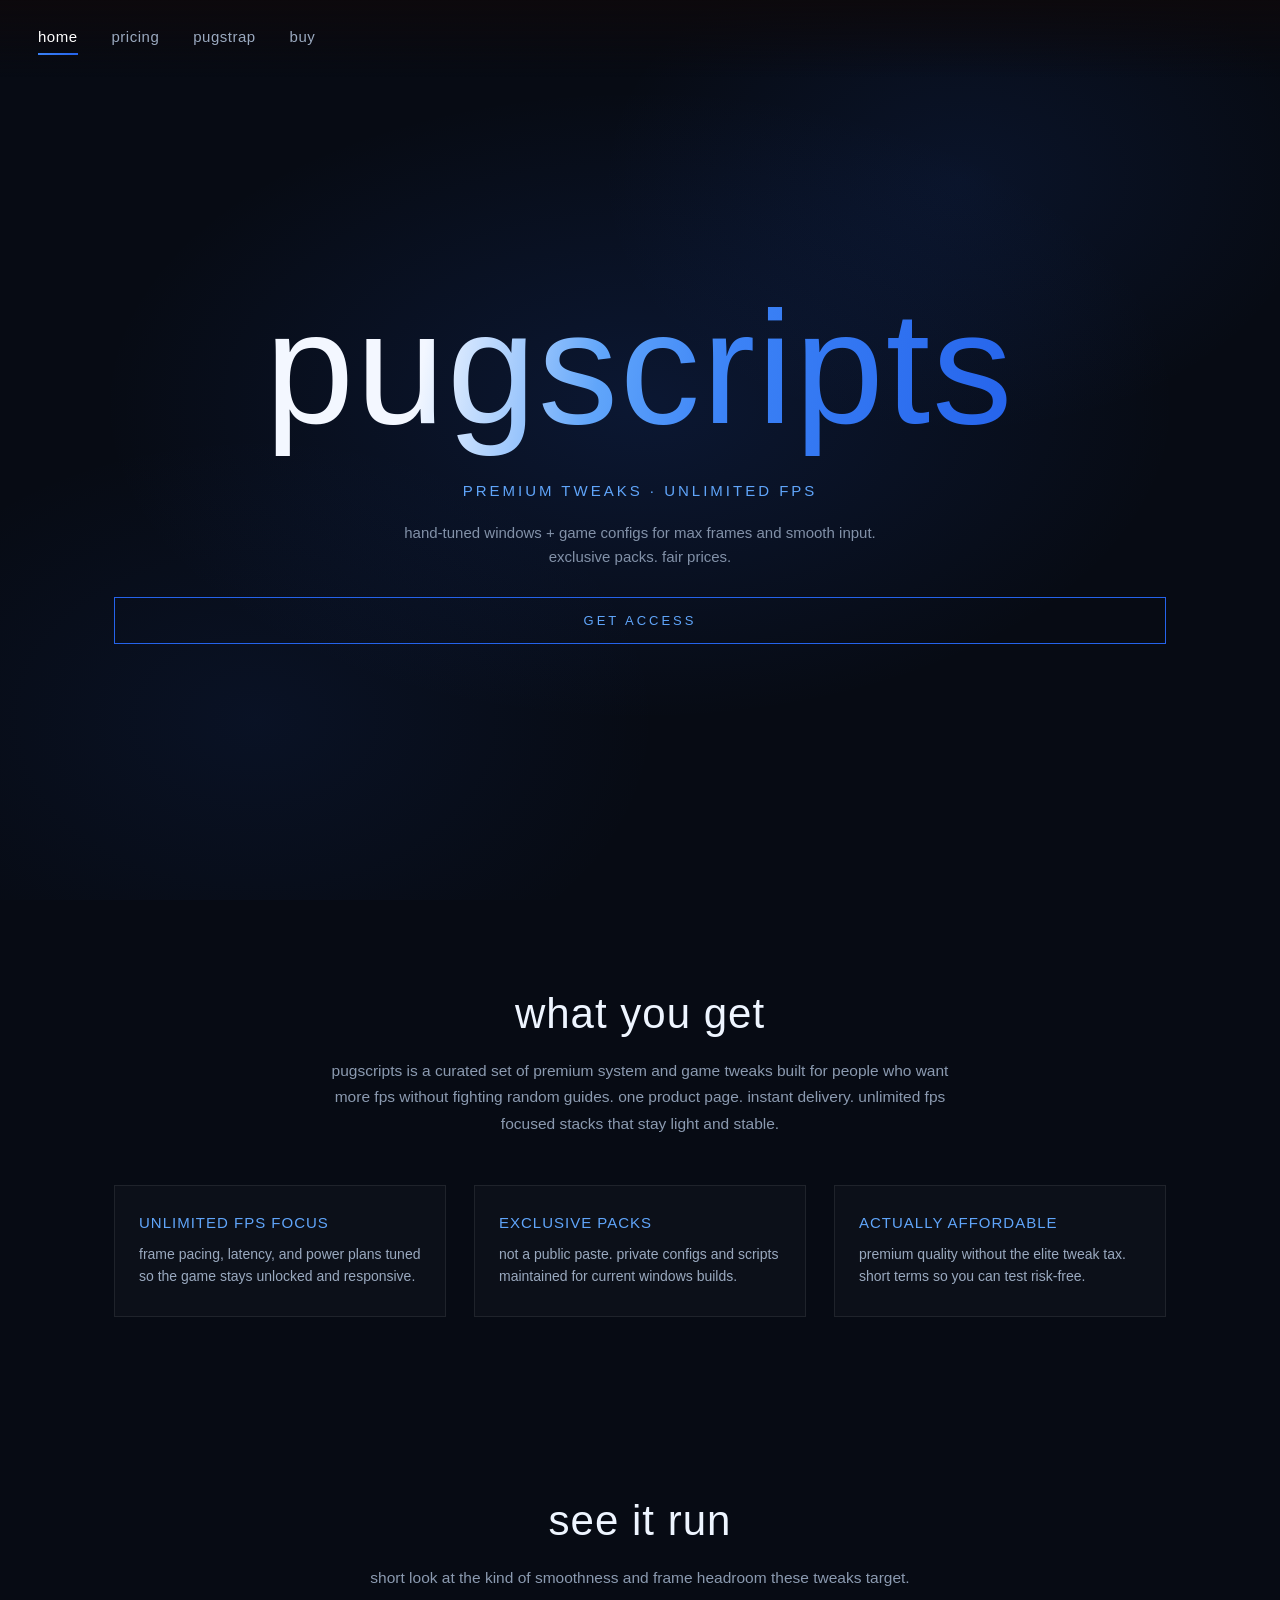
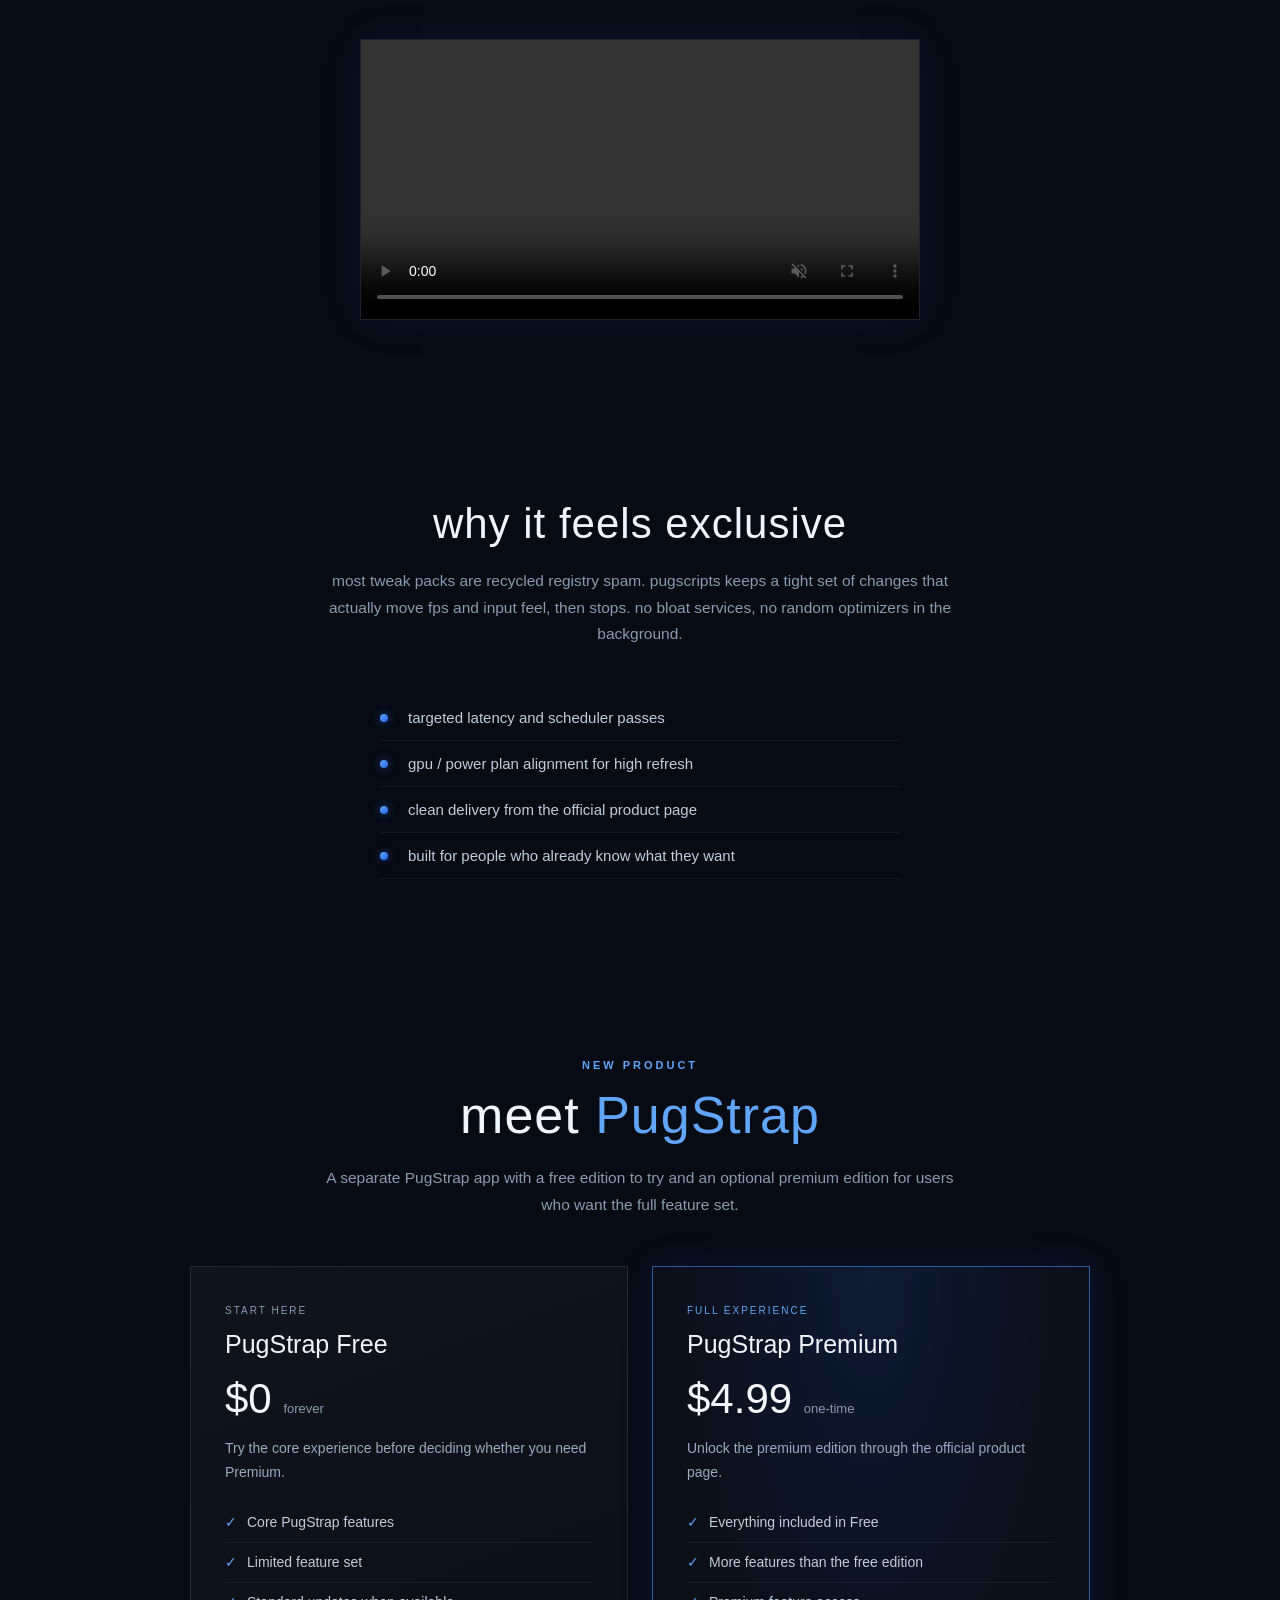
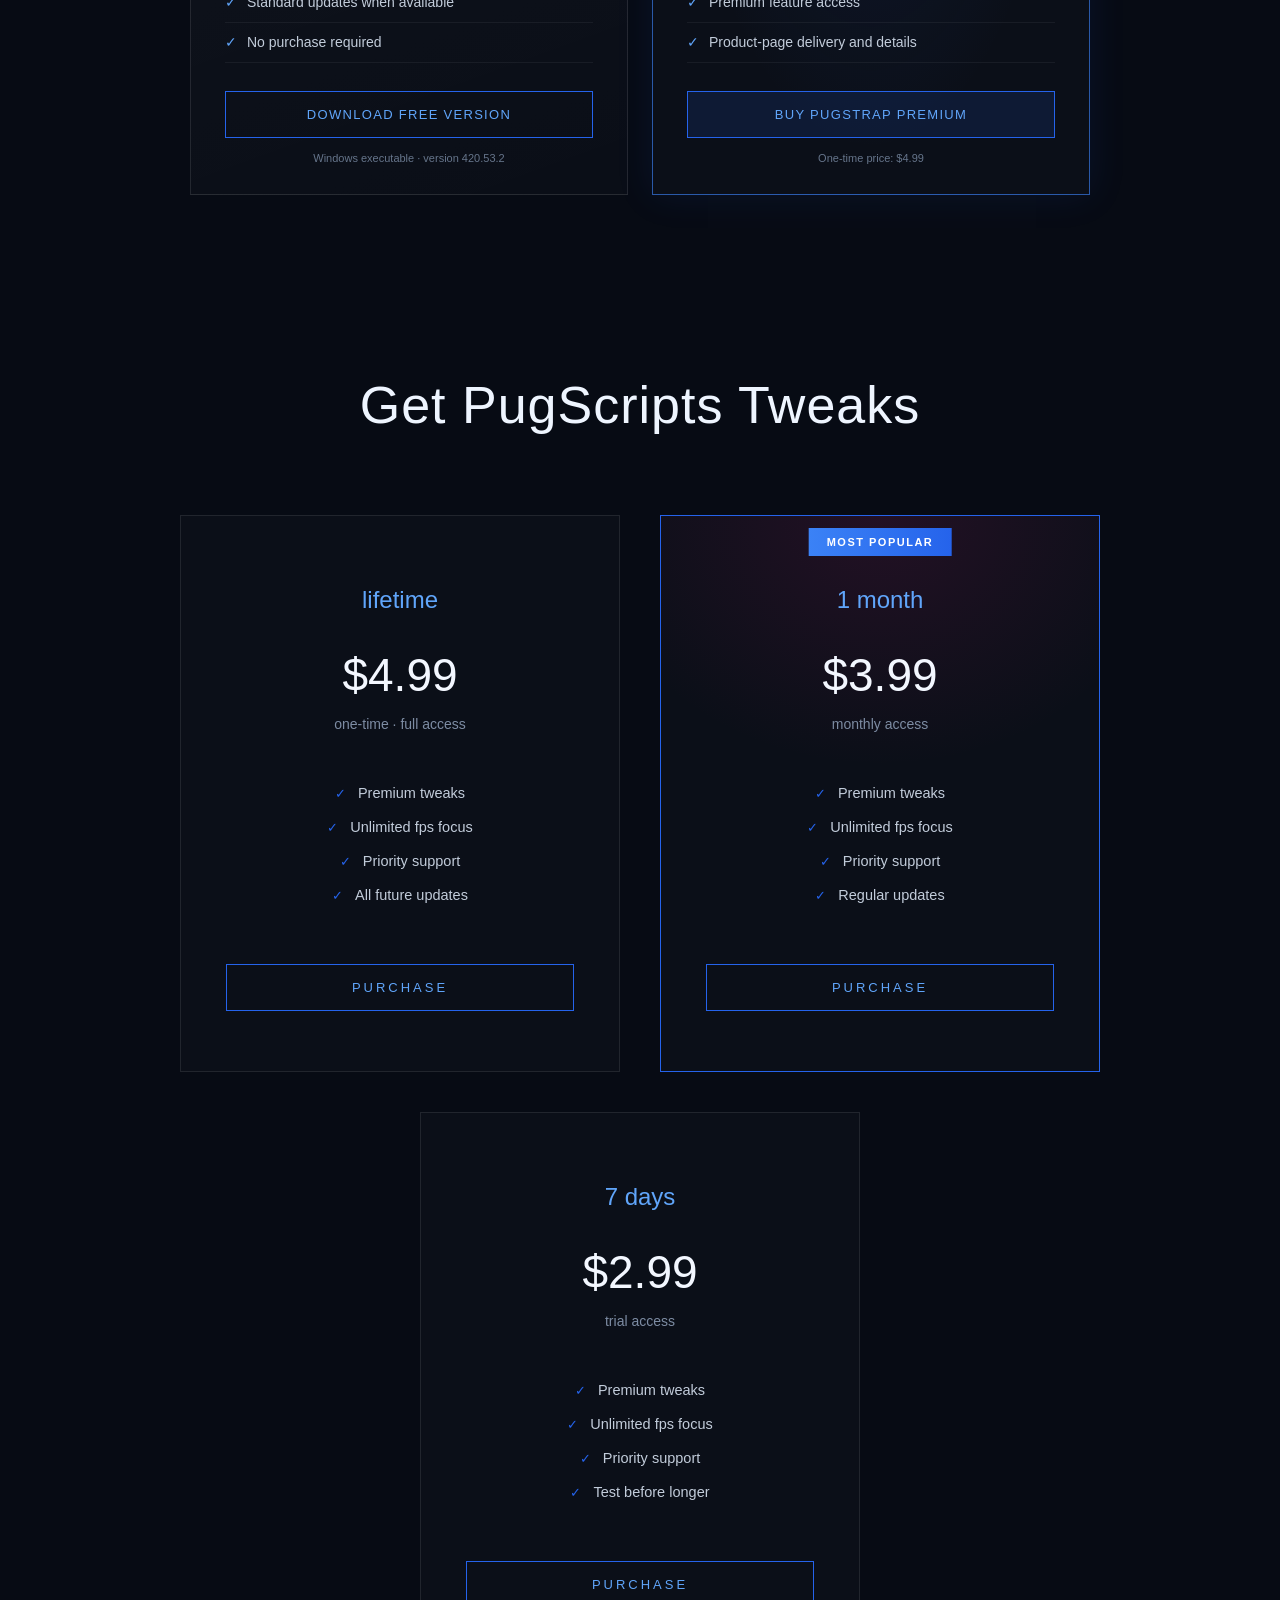
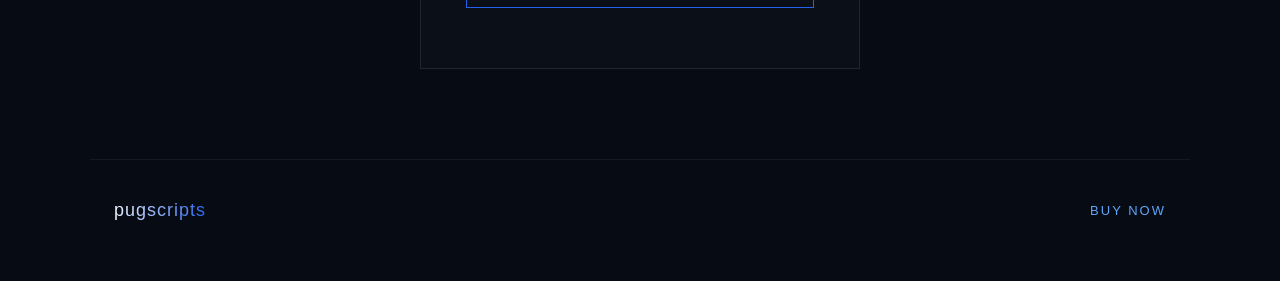
<file: index.html>
<!DOCTYPE html>
<html lang="en">
<head>
<meta charset="UTF-8">
<meta name="viewport" content="width=device-width, initial-scale=1.0">
<title>PugScripts &amp; PugStrap</title>
<link rel="stylesheet" href="css/base.css">
<link rel="stylesheet" href="css/pricing.css">
<link rel="stylesheet" href="css/effects.css">
</head>
<body>

<div id="cursor-glow"></div>

<nav id="main-nav">
    <a data-nav="home" href="#top" class="active">home</a>
    <a data-nav="pricing" href="#pricing">pricing</a>
    <a data-nav="pugstrap" href="#pugstrap">pugstrap</a>
    <a href="https://paritycheats.mysellauth.com/product/pug-scripts-tweaks" target="_blank" rel="noopener">buy</a>
    <span id="nav-underline"></span>
</nav>

<main id="top">
<section class="hero">
    <div class="logo">pugscripts</div>
    <p class="tagline">premium tweaks · unlimited fps</p>
    <p class="hero-sub">hand-tuned windows + game configs for max frames and smooth input. exclusive packs. fair prices.</p>
    <a class="btn-outline hero-cta" href="https://paritycheats.mysellauth.com/product/pug-scripts-tweaks" target="_blank" rel="noopener">get access</a>
</section>

<section class="intro reveal">
    <h2>what you get</h2>
    <p class="lead">pugscripts is a curated set of premium system and game tweaks built for people who want more fps without fighting random guides. one product page. instant delivery. unlimited fps focused stacks that stay light and stable.</p>
    <div class="feature-row">
        <div class="feature">
            <h3>unlimited fps focus</h3>
            <p>frame pacing, latency, and power plans tuned so the game stays unlocked and responsive.</p>
        </div>
        <div class="feature">
            <h3>exclusive packs</h3>
            <p>not a public paste. private configs and scripts maintained for current windows builds.</p>
        </div>
        <div class="feature">
            <h3>actually affordable</h3>
            <p>premium quality without the elite tweak tax. short terms so you can test risk-free.</p>
        </div>
    </div>
</section>

<section class="video-block reveal">
    <h2>see it run</h2>
    <p class="lead">short look at the kind of smoothness and frame headroom these tweaks target.</p>
    <div class="video-wrap">
        <video id="demo-video" controls playsinline preload="metadata">
            <source src="assets/demo.mp4" type="video/mp4">
            your browser does not support video.
        </video>
    </div>
</section>

<section class="exclusive reveal">
    <h2>why it feels exclusive</h2>
    <p class="lead">most tweak packs are recycled registry spam. pugscripts keeps a tight set of changes that actually move fps and input feel, then stops. no bloat services, no random optimizers in the background.</p>
    <ul class="exclusive-list">
        <li>targeted latency and scheduler passes</li>
        <li>gpu / power plan alignment for high refresh</li>
        <li>clean delivery from the official product page</li>
        <li>built for people who already know what they want</li>
    </ul>
</section>



<section id="pugstrap" class="pugstrap-section reveal">
    <div class="pugstrap-kicker">NEW PRODUCT</div>
    <h2 class="section-title">meet <span>PugStrap</span></h2>
    <p class="lead">A separate PugStrap app with a free edition to try and an optional premium edition for users who want the full feature set.</p>
    <div class="pugstrap-grid">
        <article class="pugstrap-card free-card">
            <div class="pugstrap-plan-label">START HERE</div>
            <h3>PugStrap Free</h3>
            <div class="pugstrap-price">$0 <small>forever</small></div>
            <p class="pugstrap-description">Try the core experience before deciding whether you need Premium.</p>
            <ul>
                <li>Core PugStrap features</li>
                <li>Limited feature set</li>
                <li>Standard updates when available</li>
                <li>No purchase required</li>
            </ul>
            <a class="btn-outline"
   href="https://github.com/thebaconator112/website/releases/download/V1.0/PugStrap-v420.53.2.exe">
    Download free version
</a>
            <p class="pugstrap-footnote">Windows executable · version 420.53.2</p>
        </article>
        <article class="pugstrap-card premium-card">
            <div class="pugstrap-plan-label premium-label">FULL EXPERIENCE</div>
            <h3>PugStrap Premium</h3>
            <div class="pugstrap-price">$4.99 <small>one-time</small></div>
            <p class="pugstrap-description">Unlock the premium edition through the official product page.</p>
            <ul>
                <li>Everything included in Free</li>
                <li>More features than the free edition</li>
                <li>Premium feature access</li>
                <li>Product-page delivery and details</li>
            </ul>
            <a class="btn-outline pugstrap-buy" href="https://paritycheats.mysellauth.com/product/pugstrap-premium" target="_blank" rel="noopener">Buy PugStrap Premium</a>
            <p class="pugstrap-footnote">One-time price: $4.99</p>
        </article>
    </div>
</section>

<section id="pricing" class="pricing reveal">
    <h2 class="section-title">Get PugScripts Tweaks</h2>
    <div class="plans">
        <div class="plan">
            <h3>lifetime</h3>
            <div class="price">$4.99</div>
            <div class="period">one-time · full access</div>
            <ul>
                <li>Premium tweaks</li>
                <li>Unlimited fps focus</li>
                <li>Priority support</li>
                <li>All future updates</li>
            </ul>
            <a class="btn-outline" href="https://paritycheats.mysellauth.com/product/pug-scripts-tweaks" target="_blank" rel="noopener">Purchase</a>
        </div>
        <div class="plan popular">
            <div class="badge">MOST POPULAR</div>
            <h3>1 month</h3>
            <div class="price">$3.99</div>
            <div class="period">monthly access</div>
            <ul>
                <li>Premium tweaks</li>
                <li>Unlimited fps focus</li>
                <li>Priority support</li>
                <li>Regular updates</li>
            </ul>
            <a class="btn-outline" href="https://paritycheats.mysellauth.com/product/pug-scripts-tweaks" target="_blank" rel="noopener">Purchase</a>
        </div>
        <div class="plan">
            <h3>7 days</h3>
            <div class="price">$2.99</div>
            <div class="period">trial access</div>
            <ul>
                <li>Premium tweaks</li>
                <li>Unlimited fps focus</li>
                <li>Priority support</li>
                <li>Test before longer</li>
            </ul>
            <a class="btn-outline" href="https://paritycheats.mysellauth.com/product/pug-scripts-tweaks" target="_blank" rel="noopener">Purchase</a>
        </div>
    </div>
</section>

<footer class="site-foot">
    <span class="logo-mini">pugscripts</span>
    <a href="https://paritycheats.mysellauth.com/product/pug-scripts-tweaks" target="_blank" rel="noopener">buy now</a>
</footer>
</main>


<script src="js/nav.js"></script>
<script src="js/effects.js"></script>
<script src="js/main.js"></script>

</body>
</html>
</file>
<file: css/base.css>
* { margin: 0; padding: 0; box-sizing: border-box; }
html { scroll-behavior: smooth; }
body {
    font-family: "Segoe UI", "Helvetica Neue", Arial, sans-serif;
    font-weight: 300;
    background: #070b14;
    color: #e6edf7;
    min-height: 100vh;
    background-image:
        radial-gradient(ellipse 60% 50% at 50% 45%, rgba(37, 99, 235, 0.14), transparent 70%),
        radial-gradient(ellipse 40% 40% at 75% 20%, rgba(37, 99, 235, 0.10), transparent 70%),
        radial-gradient(ellipse 45% 45% at 20% 80%, rgba(37, 99, 235, 0.08), transparent 70%);
    background-attachment: fixed;
    overflow-x: hidden;
}
body.scrolling { filter: blur(0.35px); }
nav {
    position: fixed;
    top: 0; left: 0; right: 0;
    padding: 28px 38px;
    display: flex;
    gap: 34px;
    z-index: 100;
    background: linear-gradient(to bottom, rgba(13, 9, 12, 0.92), transparent);
}
nav a {
    color: #9aa9bf;
    text-decoration: none;
    font-size: 15px;
    letter-spacing: 0.5px;
    padding-bottom: 4px;
    transition: color .2s;
    cursor: pointer;
}
nav a:hover { color: #fff; }
nav a.active { color: #fff; }
#nav-underline {
    position: absolute;
    bottom: 22px;
    height: 2px;
    background: linear-gradient(90deg, #3b82f6, #2563eb, #60a5fa);
    background-size: 200% 100%;
    animation: rgbShift 4s linear infinite;
    left: 0;
    width: 0;
    opacity: 0;
    transition: left .3s cubic-bezier(.4, 0, .2, 1), width .3s cubic-bezier(.4, 0, .2, 1), opacity .25s ease;
}
@keyframes rgbShift {
    0% { background-position: 0% 50%; }
    100% { background-position: 200% 50%; }
}
.hero {
    min-height: 100vh;
    display: flex;
    flex-direction: column;
    align-items: center;
    justify-content: center;
    position: relative;
    overflow: hidden;
    gap: 22px;
    padding: 100px 24px 80px;
    text-align: center;
}
.logo {
    position: relative;
    z-index: 1;
    font-size: clamp(64px, 13vw, 160px);
    font-weight: 200;
    letter-spacing: 2px;
    background: linear-gradient(100deg, #f3f7ff 0%, #f3f7ff 22%, #60a5fa 45%, #3b82f6 62%, #2563eb 100%);
    -webkit-background-clip: text;
    background-clip: text;
    -webkit-text-fill-color: transparent;
    user-select: none;
}
.tagline {
    position: relative;
    z-index: 1;
    font-size: 15px;
    letter-spacing: 3px;
    text-transform: uppercase;
    color: #60a5fa;
    font-weight: 400;
}
.hero-sub {
    position: relative;
    z-index: 1;
    max-width: 520px;
    font-size: 15px;
    line-height: 1.6;
    color: #8291a8;
}
.hero-cta {
    position: relative;
    z-index: 1;
    width: auto;
    padding: 15px 48px;
    margin-top: 6px;
    text-decoration: none;
    text-align: center;
}
.btn-outline {
    display: inline-block;
    width: 100%;
    padding: 15px 0;
    background: transparent;
    border: 1px solid #2563eb;
    color: #60a5fa;
    font-size: 13px;
    letter-spacing: 3px;
    font-family: inherit;
    cursor: pointer;
    transition: background .2s, color .2s, box-shadow .25s;
    text-transform: uppercase;
    text-decoration: none;
    text-align: center;
}
.btn-outline:hover {
    background: rgba(37, 99, 235, 0.12);
    color: #fff;
    box-shadow: 0 0 24px rgba(37, 99, 235, 0.25);
}
section {
    padding: 90px 24px;
    max-width: 1100px;
    margin: 0 auto;
}
section h2 {
    font-size: clamp(28px, 4vw, 42px);
    font-weight: 200;
    letter-spacing: 1px;
    color: #eef5ff;
    margin-bottom: 20px;
    text-align: center;
}
.lead {
    text-align: center;
    max-width: 640px;
    margin: 0 auto 48px;
    font-size: 15.5px;
    line-height: 1.7;
    color: #8b9ab0;
}
.feature-row {
    display: grid;
    grid-template-columns: repeat(auto-fit, minmax(240px, 1fr));
    gap: 28px;
}
.feature {
    border: 1px solid rgba(255, 255, 255, 0.08);
    background: rgba(255, 255, 255, 0.02);
    padding: 28px 24px;
    transition: border-color .25s, background .25s;
}
.feature:hover {
    border-color: rgba(37, 99, 235, 0.35);
    background: rgba(37, 99, 235, 0.04);
}
.feature h3 {
    font-size: 15px;
    font-weight: 400;
    letter-spacing: 1px;
    text-transform: uppercase;
    color: #60a5fa;
    margin-bottom: 12px;
}
.feature p {
    font-size: 14px;
    line-height: 1.6;
    color: #9aa9bf;
}
.video-wrap {
    max-width: 560px;
    margin: 0 auto;
    border: 1px solid rgba(255, 255, 255, 0.1);
    background: #050912;
    overflow: hidden;
    box-shadow: 0 0 40px rgba(37, 99, 235, 0.08);
}
.video-wrap video {
    display: block;
    width: 100%;
    height: auto;
}
.video-note {
    text-align: center;
    margin-top: 14px;
    font-size: 12.5px;
    color: #66758b;
}
.video-note code {
    color: #60a5fa;
    font-family: Consolas, monospace;
}
.exclusive-list {
    list-style: none;
    max-width: 520px;
    margin: 0 auto;
}
.exclusive-list li {
    font-size: 15px;
    color: #c2ccda;
    padding: 14px 0;
    border-bottom: 1px solid rgba(255, 255, 255, 0.06);
    padding-left: 28px;
    position: relative;
}
.exclusive-list li::before {
    content: "";
    position: absolute;
    left: 0;
    top: 50%;
    transform: translateY(-50%);
    width: 8px;
    height: 8px;
    border-radius: 50%;
    background: linear-gradient(135deg, #60a5fa, #2563eb);
    box-shadow: 0 0 10px rgba(37, 99, 235, 0.6);
}
.review-grid {
    display: grid;
    grid-template-columns: repeat(auto-fit, minmax(260px, 1fr));
    gap: 24px;
}
.review {
    border: 1px solid rgba(255, 255, 255, 0.08);
    background: rgba(255, 255, 255, 0.015);
    padding: 28px 24px;
    margin: 0;
}
.review p {
    font-size: 14.5px;
    line-height: 1.65;
    color: #d0d8e5;
    margin-bottom: 18px;
}
.review footer {
    font-size: 13px;
    color: #60a5fa;
    letter-spacing: 0.5px;
}
.pricing { max-width: 1450px; }
.pricing-note {
    text-align: center;
    margin-top: 36px;
    font-size: 13px;
    color: #718096;
}
.site-foot {
    display: flex;
    justify-content: space-between;
    align-items: center;
    max-width: 1100px;
    margin: 0 auto;
    padding: 40px 24px 60px;
    border-top: 1px solid rgba(255, 255, 255, 0.06);
}
.logo-mini {
    font-size: 18px;
    font-weight: 200;
    letter-spacing: 1px;
    background: linear-gradient(100deg, #f3f7ff, #2563eb);
    -webkit-background-clip: text;
    background-clip: text;
    -webkit-text-fill-color: transparent;
}
.site-foot a {
    color: #60a5fa;
    text-decoration: none;
    font-size: 13px;
    letter-spacing: 2px;
    text-transform: uppercase;
}
.site-foot a:hover { color: #fff; }
.reveal {
    opacity: 0;
    transform: translateY(28px);
    transition: opacity .7s ease, transform .7s ease;
}
.reveal.in {
    opacity: 1;
    transform: translateY(0);
}
body.loaded .hero .logo { animation: logoIn 1.1s ease .1s both; }
    to { opacity: 0.14; }
}
@keyframes navIn {
    from { opacity: 0; transform: translateY(-10px); }
    to { opacity: 1; transform: translateY(0); }
}
@keyframes logoIn {
    from { opacity: 0; transform: scale(.96); }
    to { opacity: 1; transform: scale(1); }
}
@media (max-width: 640px) {
    nav { gap: 20px; padding: 22px 18px; }
    .site-foot { flex-direction: column; gap: 16px; }
}
</file>
<file: css/pricing.css>
.section-title {
    text-align: center;
    font-size: clamp(36px, 5vw, 52px);
    font-weight: 200;
    letter-spacing: 1px;
    margin-bottom: 80px;
    color: #eef5ff;
}
.plans {
    display: flex;
    flex-wrap: wrap;
    gap: 40px;
    justify-content: center;
    align-items: stretch;
    max-width: 1450px;
    margin: 0 auto;
}
.plan {
    position: relative;
    width: 440px;
    max-width: 100%;
    padding: 70px 45px 60px;
    border: 1px solid rgba(255, 255, 255, 0.09);
    background: rgba(255, 255, 255, 0.015);
    text-align: center;
    transition: border-color .25s, box-shadow .3s;
}
.plan:hover {
    border-color: rgba(37, 99, 235, 0.4);
    box-shadow: 0 0 32px rgba(37, 99, 235, 0.08);
}
.plan.popular {
    border-color: #2563eb;
    background:
        radial-gradient(ellipse 90% 60% at 50% 0%, rgba(160, 25, 100, 0.16), transparent 75%),
        rgba(255, 255, 255, 0.015);
}
.badge {
    position: absolute;
    top: 0; left: 50%;
    transform: translate(-50%, 12px);
    background: linear-gradient(90deg, #3b82f6, #2563eb);
    color: #fff;
    font-size: 11px;
    font-weight: 600;
    letter-spacing: 1.5px;
    padding: 8px 18px;
}
.plan h3 {
    font-size: 24px;
    font-weight: 300;
    color: #60a5fa;
    margin-bottom: 34px;
}
.plan .price {
    font-size: 46px;
    font-weight: 300;
    color: #f3f7ff;
    margin-bottom: 14px;
}
.plan .period {
    font-size: 14px;
    color: #7d8ca3;
    margin-bottom: 44px;
}
.plan ul {
    list-style: none;
    margin-bottom: 52px;
}
.plan li {
    font-size: 14.5px;
    color: #c2ccda;
    padding: 9px 0;
}
.plan li::before {
    content: "\2713";
    color: #2563eb;
    margin-right: 12px;
    font-size: 13px;
}


/* PugStrap product cards */
.pugstrap-section { max-width: 1100px; }
.pugstrap-kicker { text-align:center; color:#60a5fa; letter-spacing:3px; font-size:11px; font-weight:600; margin-bottom:14px; }
#pugstrap .section-title { margin-bottom:20px; }
#pugstrap .section-title span { color:#60a5fa; }
.pugstrap-grid { display:grid; grid-template-columns:repeat(2,minmax(0,1fr)); gap:24px; max-width:900px; margin:0 auto; align-items:stretch; }
.pugstrap-card { position:relative; padding:38px 34px 30px; border:1px solid rgba(255,255,255,.10); background:linear-gradient(160deg,rgba(255,255,255,.035),rgba(255,255,255,.012)); text-align:left; display:flex; flex-direction:column; min-width:0; }
.premium-card { border-color:rgba(59,130,246,.65); box-shadow:0 0 36px rgba(37,99,235,.10); background:radial-gradient(ellipse at top,rgba(37,99,235,.13),transparent 65%),rgba(255,255,255,.015); }
.pugstrap-plan-label { font-size:10px; letter-spacing:2px; color:#8b9ab0; margin-bottom:14px; }
.premium-label { color:#60a5fa; }
.pugstrap-card h3 { font-size:25px; font-weight:400; margin-bottom:16px; color:#eef5ff; }
.pugstrap-price { font-size:42px; font-weight:300; color:#f3f7ff; margin-bottom:14px; }
.pugstrap-price small { font-size:13px; color:#8b9ab0; font-weight:400; }
.pugstrap-description { color:#9aa9bf; font-size:14px; line-height:1.7; min-height:48px; margin-bottom:18px; }
.pugstrap-card ul { list-style:none; margin:0 0 28px; flex:1; }
.pugstrap-card li { color:#c2ccda; font-size:14px; line-height:1.5; padding:9px 0; border-bottom:1px solid rgba(255,255,255,.055); }
.pugstrap-card li::before { content:"✓"; color:#60a5fa; margin-right:10px; }
.pugstrap-card .btn-outline { padding:15px 10px; letter-spacing:1.3px; }
.pugstrap-buy { background:rgba(37,99,235,.13); }
.pugstrap-footnote { text-align:center; color:#66758b; font-size:11px; margin-top:14px; }
@media(max-width:700px) { .pugstrap-grid { grid-template-columns:1fr; } .pugstrap-card { padding:30px 24px 25px; } .pugstrap-description { min-height:0; } }
</file>
<file: css/effects.css>
#cursor-glow {
    position: fixed;
    width: 220px;
    height: 220px;
    border-radius: 50%;
    pointer-events: none;
    z-index: 50;
    transform: translate(-50%, -50%);
    background: radial-gradient(circle, rgba(37, 99, 235, 0.14) 0%, rgba(236, 63, 160, 0.06) 40%, transparent 70%);
    mix-blend-mode: screen;
    opacity: 0;
    transition: opacity .25s ease;
    will-change: transform, opacity;
}
body.has-pointer #cursor-glow {
    opacity: 1;
}
</file>
